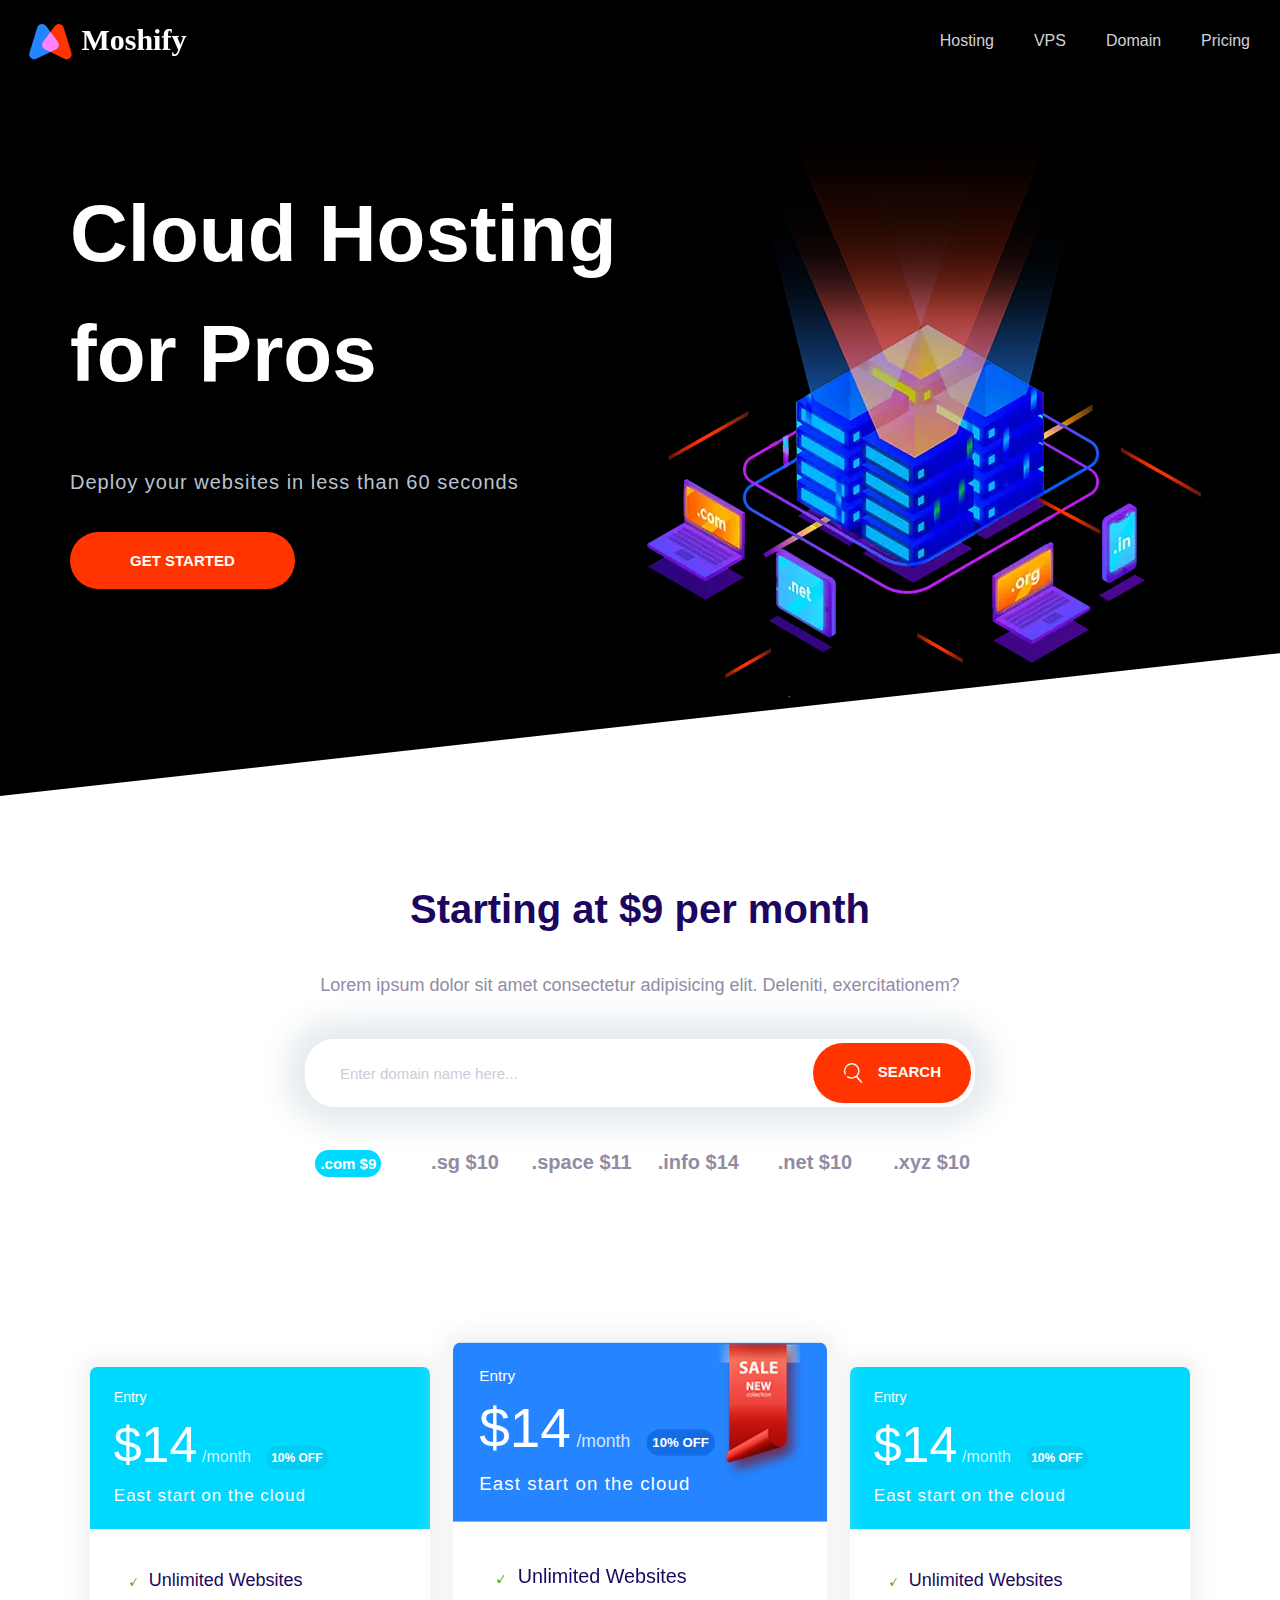
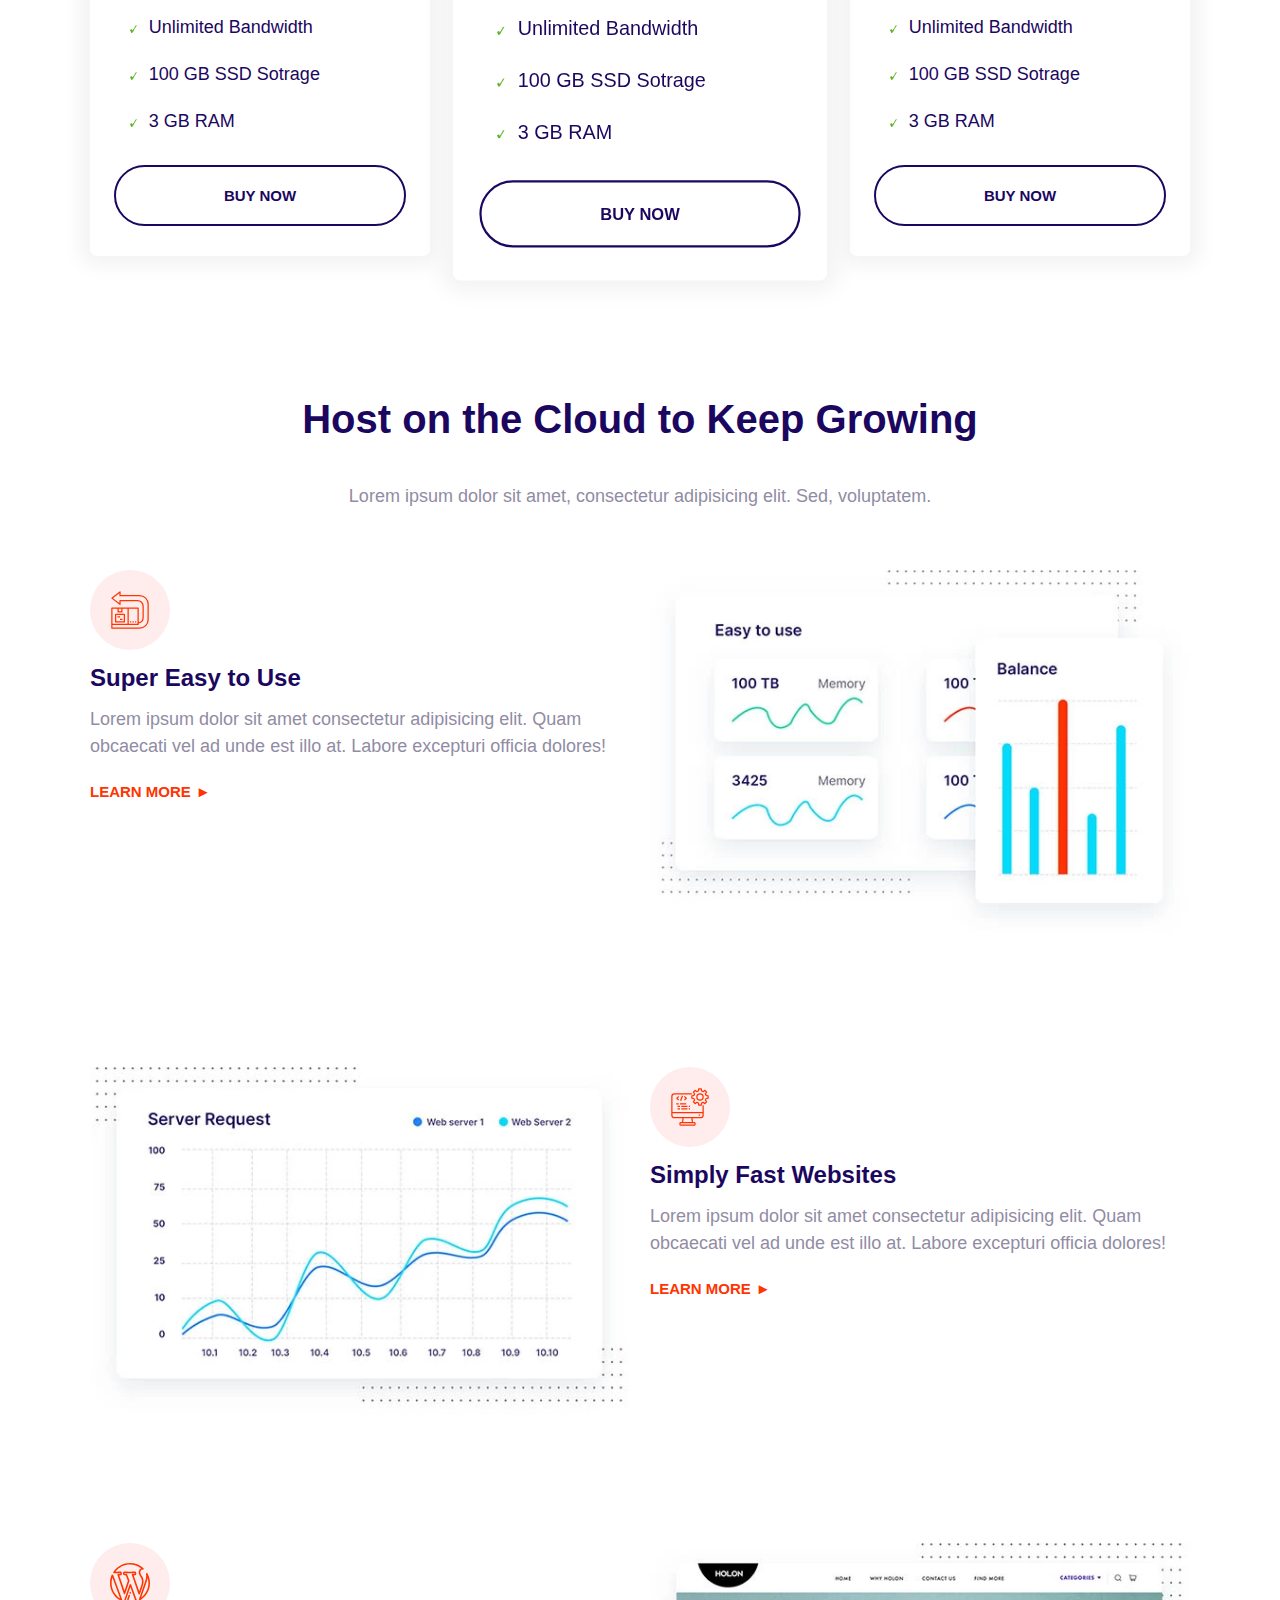
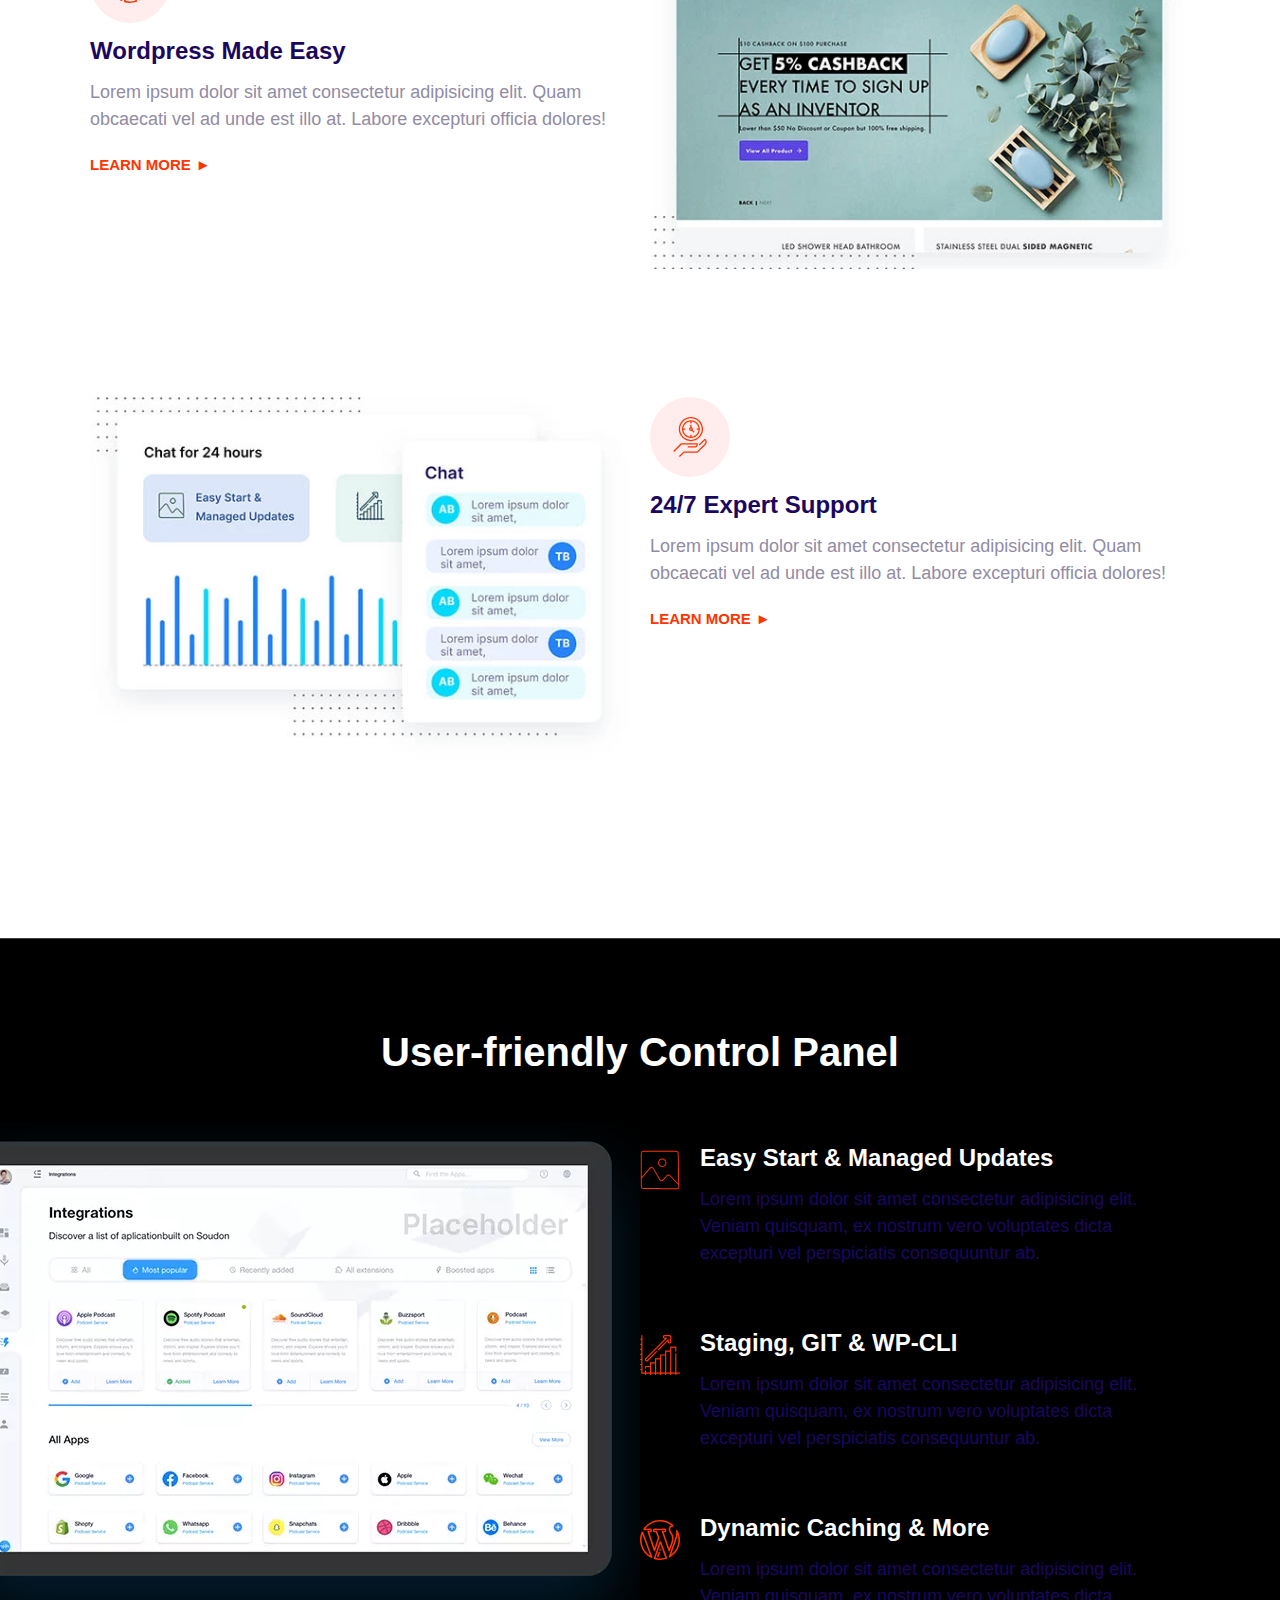
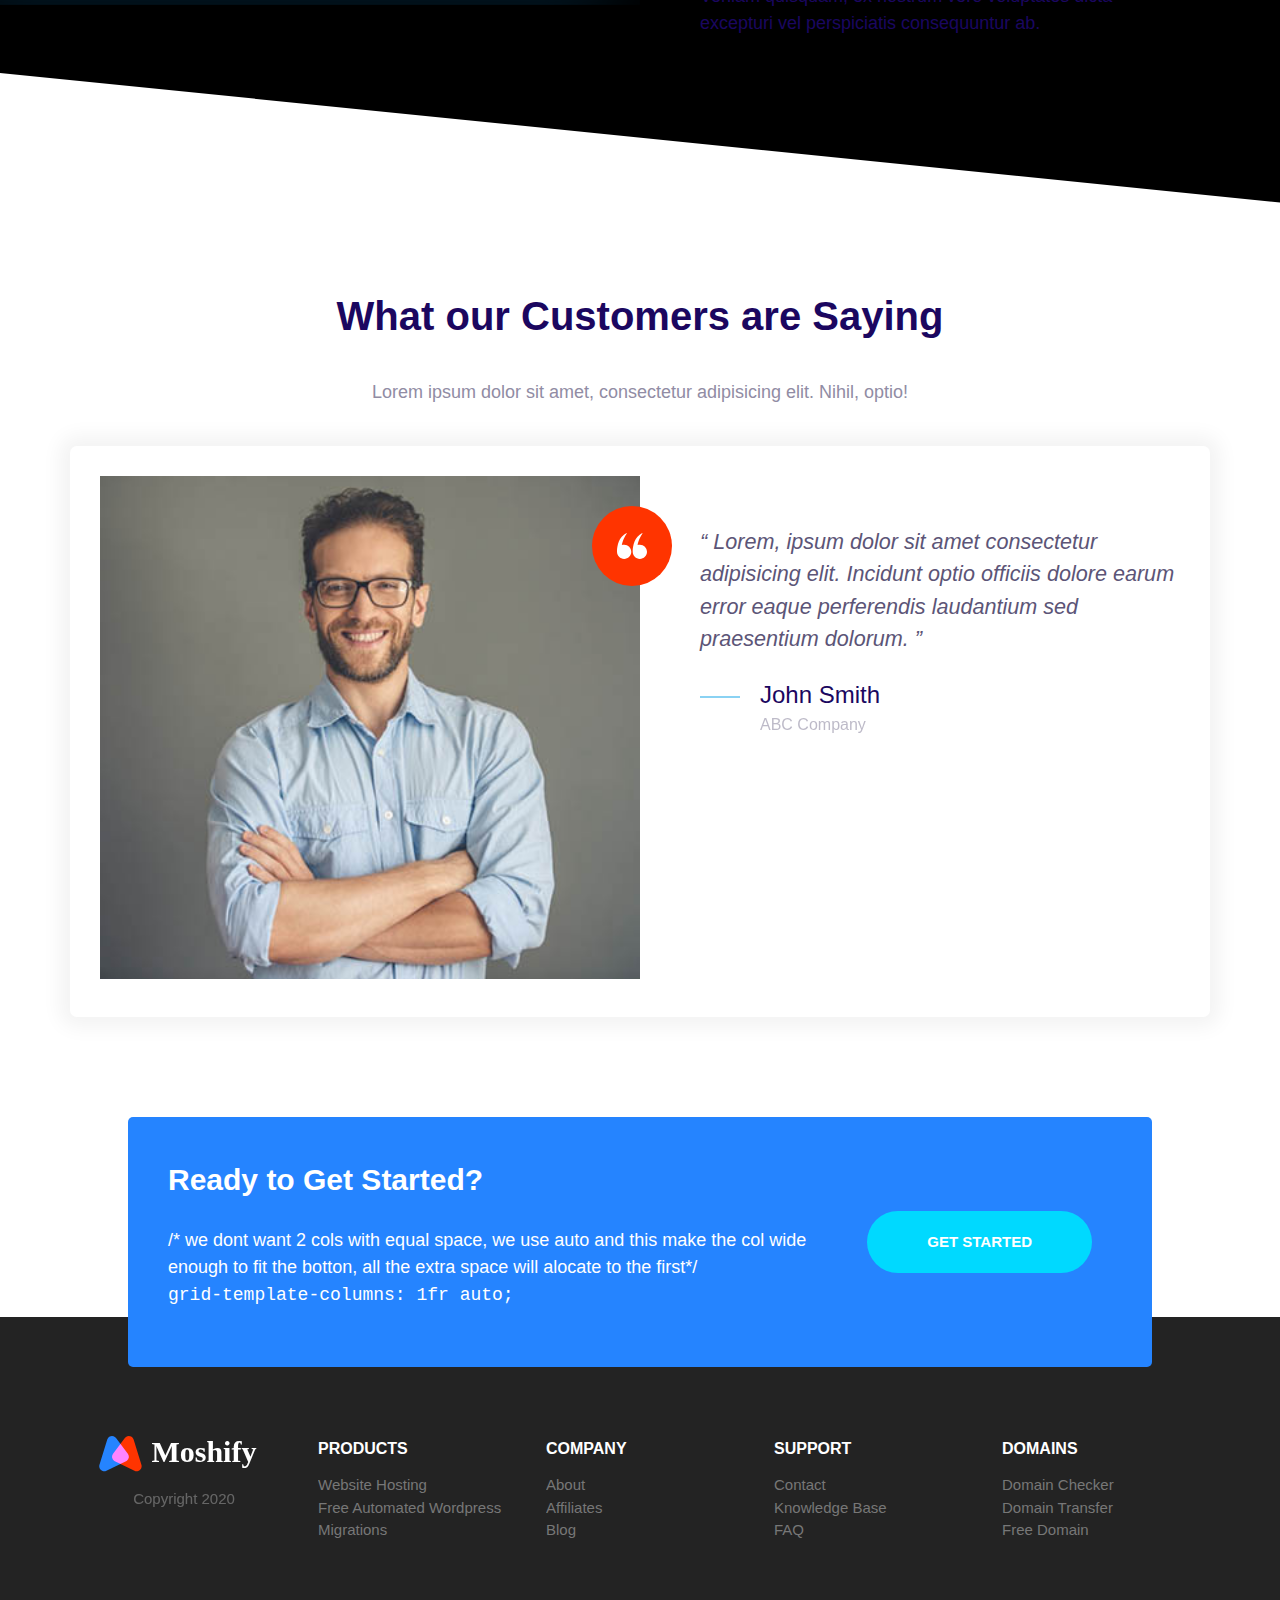
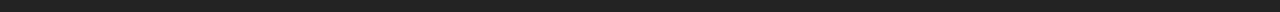
<file: index.html>
<!DOCTYPE html>
<html lang="en">
  <head>
    <meta charset="UTF-8" />
    <meta http-equiv="X-UA-Compatible" content="IE=edge" />
    <meta name="viewport" content="width=device-width, initial-scale=1.0" />
    <link rel="stylesheet" href="./css/normalize.css" />
    <link rel="stylesheet" href="./css/styles.css" />
    <title>CoCo</title>
  </head>
  <body>
    <header>
      <nav class="nav collapsible">
        <a class="nav__brand" href="/"><img src="images/logo.svg" alt="" /></a>
        <svg class="icon icon--white nav__toggler">
          <use xlink:href="images/sprite.svg#menu"></use>
        </svg>
        <ul class="list nav__list collapsible__content">
          <li class="nav__item"><a href="#">Hosting</a></li>
          <li class="nav__item"><a href="#">VPS</a></li>
          <li class="nav__item"><a href="#">Domain</a></li>
          <li class="nav__item"><a href="#">Pricing</a></li>
        </ul>
      </nav>
    </header>
    <section class="block block--dark block--skewed-left hero">
      <div class="container grid grid--cols-2">
        <header class="block__header hero__content">
          <h1 class="block__heading">Cloud Hosting for Pros</h1>
          <p class="hero__tagline">
            Deploy your websites in less than 60 seconds
          </p>
          <a href="" class="btn btn--accent btn--stretched">Get Started</a>
        </header>
        <picture>
          <source
            type="image/webp"
            srcset="images/banner.webp 1x, images/banner@2x.webp 2x"
          />
          <source
            type="image/png"
            srcset="images/banner.png 1x, images/banner@2x.png 2x"
          />
          <img class="hero__image" src="images/banner.png" alt="" />
        </picture>
      </div>
    </section>
    <section class="block container block-domain">
      <header class="block__header">
        <h2>Starting at $9 per month</h2>
        <p>
          Lorem ipsum dolor sit amet consectetur adipisicing elit. Deleniti,
          exercitationem?
        </p>
      </header>
      <div class="input-group">
        <input
          type="text"
          class="input"
          placeholder="Enter domain name here..."
        />
        <button class="btn btn--accent">
          <svg class="icon icon--white">
            <use xlink:href="images/sprite.svg#search"></use>
          </svg>
          Search
        </button>
      </div>
      <ul class="list block-domain__prices">
        <li><span class="badge badge--secondary">.com $9</span></li>
        <li>.sg $10</li>
        <li>.space $11</li>
        <li>.info $14</li>
        <li>.net $10</li>
        <li>.xyz $10</li>
      </ul>
    </section>

    <!-- Plans -->
    <section class="block container block-plans">
      <div class="grid grid--cols-3">
        <div class="plan">
          <div class="card card--secondary">
            <header class="card__header">
              <h3 class="plan__name">Entry</h3>
              <span class="plan__price">$14</span>
              <span class="plan__billing-cycle">/month</span>
              <span class="badge badge--secondary badge--small">10% OFF</span>
              <span class="plan__description">East start on the cloud</span>
            </header>
            <div class="card__body">
              <ul class="list list--tick">
                <li class="list__item">Unlimited Websites</li>
                <li class="list__item">Unlimited Bandwidth</li>
                <li class="list__item">100 GB SSD Sotrage</li>
                <li class="list__item">3 GB RAM</li>
              </ul>
              <button class="btn btn--outline btn--block">Buy Now</button>
            </div>
          </div>
        </div>
        <div class="plan plan--popular">
          <div class="card card--primary">
            <header class="card__header">
              <h3 class="plan__name">Entry</h3>
              <span class="plan__price">$14</span>
              <span class="plan__billing-cycle">/month</span>
              <span class="badge badge--primary badge--small">10% OFF</span>
              <span class="plan__description">East start on the cloud</span>
            </header>
            <div class="card__body">
              <ul class="list list--tick">
                <li class="list__item">Unlimited Websites</li>
                <li class="list__item">Unlimited Bandwidth</li>
                <li class="list__item">100 GB SSD Sotrage</li>
                <li class="list__item">3 GB RAM</li>
              </ul>
              <button class="btn btn--outline btn--block">Buy Now</button>
            </div>
          </div>
        </div>
        <div class="plan">
          <div class="card card--secondary">
            <header class="card__header">
              <h3 class="plan__name">Entry</h3>
              <span class="plan__price">$14</span>
              <span class="plan__billing-cycle">/month</span>
              <span class="badge badge--secondary badge--small">10% OFF</span>
              <span class="plan__description">East start on the cloud</span>
            </header>
            <div class="card__body">
              <ul class="list list--tick">
                <li class="list__item">Unlimited Websites</li>
                <li class="list__item">Unlimited Bandwidth</li>
                <li class="list__item">100 GB SSD Sotrage</li>
                <li class="list__item">3 GB RAM</li>
              </ul>
              <button class="btn btn--outline btn--block">Buy Now</button>
            </div>
          </div>
        </div>
      </div>
    </section>
    <!-- Features -->
    <section class="block container">
      <header class="block__header">
        <h2>Host on the Cloud to Keep Growing</h2>
        <p>
          Lorem ipsum dolor sit amet, consectetur adipisicing elit. Sed,
          voluptatem.
        </p>
      </header>
      <article class="grid grid--cols-2 feature">
        <div class="feature__content">
          <span class="icon-container">
            <svg class="icon icon--primary">
              <use xlink:href="images/sprite.svg#easy"></use>
            </svg>
          </span>
          <h3 class="feature__heading">Super Easy to Use</h3>
          <p>
            Lorem ipsum dolor sit amet consectetur adipisicing elit. Quam
            obcaecati vel ad unde est illo at. Labore excepturi officia dolores!
          </p>
          <a href="#" class="link-arrow">Learn More</a>
        </div>
        <picture>
          <source
            type="image/webp"
            srcset="images/easy.webp 1x, images/easy@2x.webp 2x"
          />
          <source
            type="image/jpg"
            srcset="images/easy.jpg 1x, images/easy@2x.jpg 2x"
          />
          <img class="feature__image" src="images/easy@2x.jpg" alt="" />
        </picture>
      </article>
      <article class="grid grid--cols-2 feature">
        <div class="feature__content">
          <span class="icon-container">
            <svg class="icon icon--primary">
              <use xlink:href="images/sprite.svg#computer"></use>
            </svg>
          </span>
          <h3 class="feature__heading">Simply Fast Websites</h3>
          <p>
            Lorem ipsum dolor sit amet consectetur adipisicing elit. Quam
            obcaecati vel ad unde est illo at. Labore excepturi officia dolores!
          </p>
          <a href="#" class="link-arrow">Learn More</a>
        </div>
        <picture>
          <source
            type="image/webp"
            srcset="images/fast.webp 1x, images/fast@2x.webp 2x"
          />
          <source
            type="image/jpg"
            srcset="images/fast.jpg 1x, images/fast@2x.jpg 2x"
          />
          <img class="feature__image" src="images/fast@2x.jpg" alt="" />
        </picture>
      </article>
      <article class="grid grid--cols-2 feature">
        <div class="feature__content">
          <span class="icon-container">
            <svg class="icon icon--primary">
              <use xlink:href="images/sprite.svg#wordpress"></use>
            </svg>
          </span>
          <h3 class="feature__heading">Wordpress Made Easy</h3>
          <p>
            Lorem ipsum dolor sit amet consectetur adipisicing elit. Quam
            obcaecati vel ad unde est illo at. Labore excepturi officia dolores!
          </p>
          <a href="#" class="link-arrow">Learn More</a>
        </div>
        <picture>
          <source
            type="image/webp"
            srcset="images/wordpress.webp 1x, images/wordpress@2x.webp 2x"
          />
          <source
            type="image/jpg"
            srcset="images/wordpress.jpg 1x, images/wordpress@2x.jpg 2x"
          />
          <img class="feature__image" src="images/wordpress@2x.jpg" alt="" />
        </picture>
      </article>
      <article class="grid grid--cols-2 feature">
        <div class="feature__content">
          <span class="icon-container">
            <svg class="icon icon--primary">
              <use xlink:href="images/sprite.svg#clock"></use>
            </svg>
          </span>
          <h3 class="feature__heading">24/7 Expert Support</h3>
          <p>
            Lorem ipsum dolor sit amet consectetur adipisicing elit. Quam
            obcaecati vel ad unde est illo at. Labore excepturi officia dolores!
          </p>
          <a href="#" class="link-arrow">Learn More</a>
        </div>
        <picture>
          <source
            type="image/webp"
            srcset="images/support.webp 1x, images/support@2x.webp 2x"
          />
          <source
            type="image/jpg"
            srcset="images/support.jpg 1x, images/support@2x.jpg 2x"
          />
          <img class="feature__image" src="images/support@2x.jpg" alt="" />
        </picture>
      </article>
    </section>
    <!-- ShowCase -->
    <section class="block block--dark block--skewed-right block-showcase">
      <header class="block__header">
        <h2>User-friendly Control Panel</h2>
      </header>
      <div class="container grid grid--cols-2">
        <picture class="block-showcase__image">
          <source
            type="image/webp"
            srcset="images/ipad.webp 1x, images/ipad@2x.webp 2x"
          />
          <source
            type="image/png"
            srcset="images/ipad.png 1x, images/ipad@2x.png 2x"
          />
          <img src="images/ipad.png" alt="" />
        </picture>
        <ul class="list">
          <li>
            <div class="media">
              <div class="media__image">
                <svg class="icon icon--primary">
                  <use xlink:href="images/sprite.svg#snap"></use>
                </svg>
              </div>
              <div class="media__body">
                <h3 class="media__title">Easy Start & Managed Updates</h3>
                <p>
                  Lorem ipsum dolor sit amet consectetur adipisicing elit.
                  Veniam quisquam, ex nostrum vero voluptates dicta excepturi
                  vel perspiciatis consequuntur ab.
                </p>
              </div>
            </div>
          </li>
          <li>
            <div class="media">
              <div class="media__image">
                <svg class="icon icon--primary">
                  <use xlink:href="images/sprite.svg#growth"></use>
                </svg>
              </div>
              <div class="media__body">
                <h3 class="media__title">Staging, GIT & WP-CLI</h3>
                <p>
                  Lorem ipsum dolor sit amet consectetur adipisicing elit.
                  Veniam quisquam, ex nostrum vero voluptates dicta excepturi
                  vel perspiciatis consequuntur ab.
                </p>
              </div>
            </div>
          </li>
          <li>
            <div class="media">
              <div class="media__image">
                <svg class="icon icon--primary">
                  <use xlink:href="images/sprite.svg#wordpress"></use>
                </svg>
              </div>
              <div class="media__body">
                <h3 class="media__title">Dynamic Caching & More</h3>
                <p>
                  Lorem ipsum dolor sit amet consectetur adipisicing elit.
                  Veniam quisquam, ex nostrum vero voluptates dicta excepturi
                  vel perspiciatis consequuntur ab.
                </p>
              </div>
            </div>
          </li>
        </ul>
      </div>
    </section>
    <!-- Testimonial -->
    <section class="block">
      <header class="block__header">
        <h2>What our Customers are Saying</h2>
        <p>
          Lorem ipsum dolor sit amet, consectetur adipisicing elit. Nihil,
          optio!
        </p>
      </header>
      <div class="container">
        <div class="card testimonial">
          <div class="grid grid--cols-2">
            <div class="testimonial__image">
              <img
                src="images/testimonial.jpg"
                alt="A happy, smiling customer"
              />
              <span class="icon-container icon-container--accent">
                <svg class="icon icon--white icon--small">
                  <use xlink:href="images/sprite.svg#quotes"></use>
                </svg>
              </span>
            </div>
            <blockquote class="quote">
              <p class="quote__text">
                Lorem, ipsum dolor sit amet consectetur adipisicing elit.
                Incidunt optio officiis dolore earum error eaque perferendis
                laudantium sed praesentium dolorum.
              </p>
              <footer>
                <div class="media">
                  <div class="media__image">
                    <svg class="icon icon--primary quote__line">
                      <use xlink:href="images/sprite.svg#line"></use>
                    </svg>
                  </div>
                  <div class="media__body">
                    <h3 class="media__title quote__author">John Smith</h3>
                    <p class="quote__organization">ABC Company</p>
                  </div>
                </div>
              </footer>
            </blockquote>
          </div>
        </div>
      </div>
    </section>
    <!-- callout -->

    <div class="callout callout--primary callout-signup">
      <div class="grid grid--cols-2">
        <div class="callout__content">
          <h2 class="callout__heading">Ready to Get Started?</h2>
          <p>
            /* we dont want 2 cols with equal space, we use auto and this make
            the col wide enough to fit the botton, all the extra space will
            alocate to the first*/ <column></column>
            <br />
            <code> grid-template-columns: 1fr auto; </code>
          </p>
        </div>
        <a href="#" class="btn btn--secondary btn--stretched">Get Started</a>
      </div>
    </div>

    <!-- Footer -->
    <footer class="block block--dark footer">
      <div class="container grid footer__sections">
        <section class="collapsible collapsible--expanded footer__section">
          <header class="collapsible__header">
            <h2 class="collapsible__heading footer__heading">Products</h2>
            <svg class="icon icon--white collapsible__chevron">
              <use xlink:href="images/sprite.svg#chevron"></use>
            </svg>
          </header>
          <div class="collapsible__content">
            <ul class="list">
              <li><a href="#">Website Hosting</a></li>
              <li><a href="#">Free Automated Wordpress</a></li>
              <li><a href="#">Migrations</a></li>
            </ul>
          </div>
        </section>
        <section class="collapsible footer__section">
          <header class="collapsible__header">
            <h2 class="collapsible__heading footer__heading">Company</h2>
            <svg class="icon icon--white collapsible__chevron">
              <use xlink:href="images/sprite.svg#chevron"></use>
            </svg>
          </header>
          <div class="collapsible__content">
            <ul class="list">
              <li><a href="#">About</a></li>
              <li><a href="#">Affiliates</a></li>
              <li><a href="#">Blog</a></li>
            </ul>
          </div>
        </section>
        <section class="collapsible footer__section">
          <header class="collapsible__header">
            <h2 class="collapsible__heading footer__heading">Support</h2>
            <svg class="icon icon--white collapsible__chevron">
              <use xlink:href="images/sprite.svg#chevron"></use>
            </svg>
          </header>
          <div class="collapsible__content">
            <ul class="list">
              <li><a href="#">Contact</a></li>
              <li><a href="#">Knowledge Base</a></li>
              <li><a href="#">FAQ</a></li>
            </ul>
          </div>
        </section>
        <section class="collapsible footer__section">
          <header class="collapsible__header">
            <h2 class="collapsible__heading footer__heading">Domains</h2>
            <svg class="icon icon--white collapsible__chevron">
              <use xlink:href="images/sprite.svg#chevron"></use>
            </svg>
          </header>
          <div class="collapsible__content">
            <ul class="list">
              <li><a href="#">Domain Checker</a></li>
              <li><a href="#">Domain Transfer</a></li>
              <li><a href="#">Free Domain</a></li>
            </ul>
          </div>
        </section>
        <section class="footer__brand">
          <img src="images/logo.svg" alt="" />
          <p class="footer__copyright">Copyright 2020</p>
        </section>
      </div>
    </footer>
    <script src="/js/main.js"></script>
  </body>
</html>
</file>
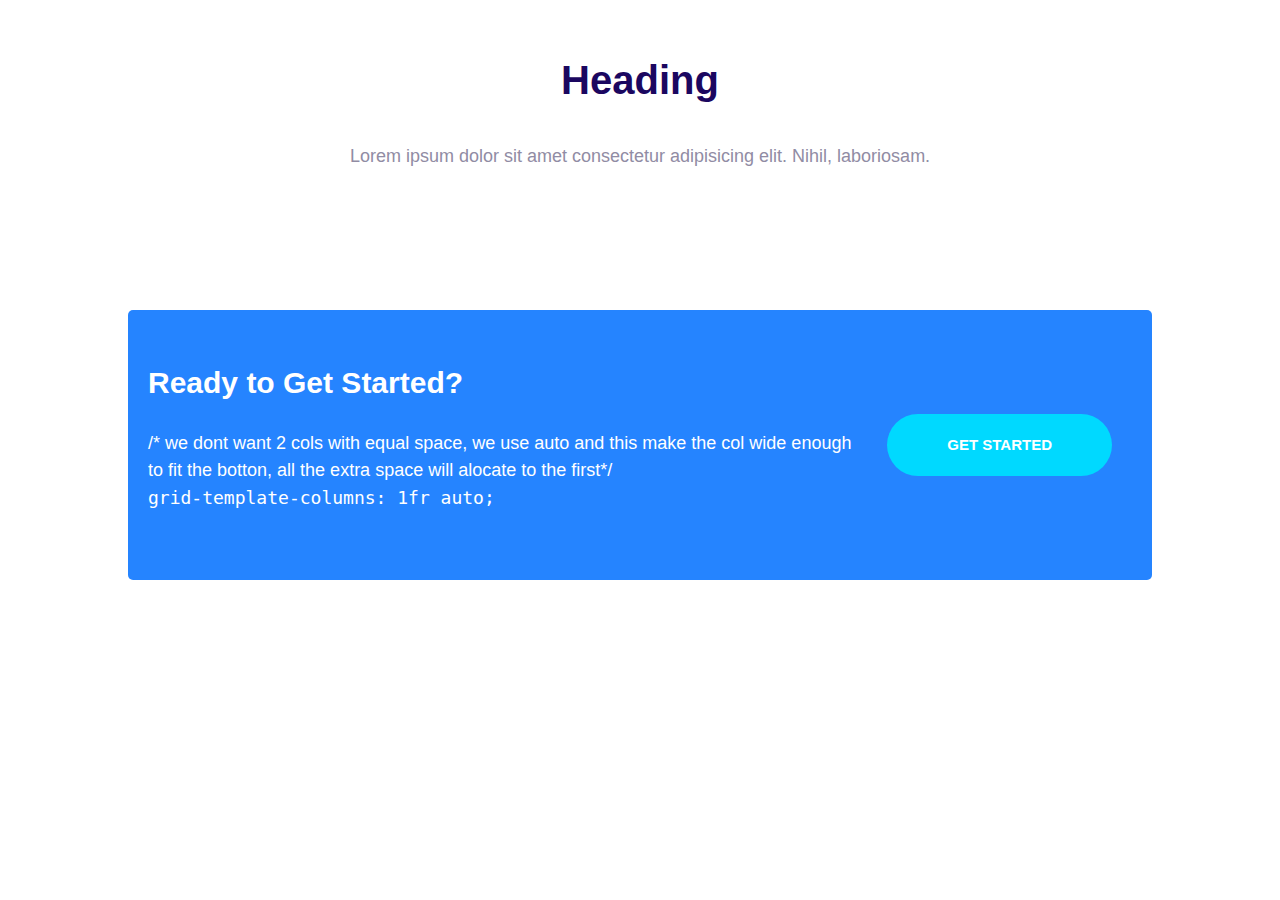
<file: test.html>
<!DOCTYPE html>
<html lang="en">
  <head>
    <meta charset="UTF-8" />
    <meta http-equiv="X-UA-Compatible" content="IE=edge" />
    <meta name="viewport" content="width=device-width, initial-scale=1.0" />
    <link rel="stylesheet" href="./css/normalize.css" />
    <link rel="stylesheet" href="./css/styles.css" />
    <title>CoCo</title>
  </head>
  <body>
    <section class="block container">
      <header class="block__header">
        <h2 class="block__heading">Heading</h2>
        <p>
          Lorem ipsum dolor sit amet consectetur adipisicing elit. Nihil,
          laboriosam.
        </p>
      </header>
    </section>

    <section>
      <div class="block container callout callout--primary callout-signup">
        <div class="grid grid--cols-2">
          <div class="callout__content">
            <h2 class="callout__heading">Ready to Get Started?</h2>
            <p>
              /* we dont want 2 cols with equal space, we use auto and this make
              the col wide enough to fit the botton, all the extra space will
              alocate to the first*/ <column></column>
              <br />
              <code> grid-template-columns: 1fr auto; </code>
            </p>
          </div>
          <a href="#" class="btn btn--secondary btn--stretched">Get Started</a>
        </div>
      </div>
    </section>

    <script src="/js/main.js"></script>
  </body>
</html>
</file>
<file: css/styles.css>
/* Color Palette 
 ---------------------------------------------------------- */
:root {
  --color-primary: #2584ff;
  --color-secondary: #00d9ff;
  --color-accent: #ff3400;
  --color-Headings: #1b0760;
  --color-body: #918ca4;
  --color-body-darker: #5c5577;
  --color-border: #ccc;
  --border-radius: 30px;
}

/* Box-Sizing  
 ---------------------------------------------------------- */
*,
*::after,
*::before {
  box-sizing: border-box;
}

/* Typography 
   ---------------------------------------------------------- */
html {
  /*  62.5% * of 16px = 10px */
  font-size: 62.5%;
}
body {
  font-family: "Inter", Arial, Helvetica, sans-serif;
  color: var(--color-body);
  font-size: 2.4rem;
  line-height: 1.5;
}

h1,
h2,
h3 {
  color: var(--color-Headings);
}

h1 {
  font-size: 7rem; /* 70px */
}

h2 {
  font-size: 4rem;
}

h3 {
  font-size: 3rem;
  margin-bottom: 1rem;
}

p {
  margin-top: 0;
}

@media screen and (min-width: 1024px) {
  body {
    font-size: 1.8rem;
  }

  h1 {
    font-size: 8rem;
  }

  h2 {
    font-size: 4rem;
  }
  h3 {
    font-size: 2.4rem;
  }
}

/* Links 
---------------------------------------------------------- */
a {
  text-decoration: none;
}

.link-arrow {
  color: var(--color-accent);
  text-transform: uppercase;
  font-size: 2rem;
  font-weight: bold;
}
.link-arrow::after {
  content: "►";
  margin-left: 5px;
  transition: margin 0.15s;
}

.link-arrow:hover::after {
  margin-left: 10px;
}

@media screen and (min-width: 1024px) {
  .link-arrow {
    font-size: 1.5rem;
  }
}

/*  Badges
---------------------------------------------------------- */
.badge {
  border-radius: 20px;
  font-size: 2rem;
  font-weight: 600;
  padding: 0.5rem;
  white-space: nowrap;
}

.badge--primary {
  background: var(--color-primary);
  color: #fff;
}

.badge--secondary {
  background-color: var(--color-secondary);
  color: #fff;
}

.badge--small {
  font-size: 1.6rem;
}

@media screen and (min-width: 1024px) {
  .badge {
    font-size: 1.5rem;
  }

  .badge--small {
    font-size: 1.2rem;
  }
}

/* Lists 
---------------------------------------------------------- */
.list {
  list-style: none;
  padding-left: 0;
  color: var(--color-Headings);
}

.list--inline {
  margin-left: 0.5rem;
}
.list--inline .list__item {
  /* We are using the BEM convetion, we seperate a block(ul, list) 
  from its elements(li, item) using __   */
  display: inline-block;
  margin-right: 10px;
}

.list--tick {
  list-style-image: url(../images/Ryan-Taylor-Green-Tick.svg);
  padding-left: 3rem;
}

.list--tick .list__item {
  padding-left: 0.5rem;
  margin-bottom: 1rem;
}

@media screen and (min-width: 1024px) {
}

/* Icons
---------------------------------------------------------- */
.icon {
  width: 4rem;
  height: 4rem;
}
.icon--small {
  width: 30px;
  height: 30px;
}
.icon--primary {
  fill: var(--color-accent);
}
.icon--white {
  fill: white;
}

/* in BEM convention we use a single hyphon (-) to seperrate multiple words */
.icon-container {
  background: rgb(255, 236, 236);
  width: 8rem;
  height: 8rem;
  border-radius: 100%;
  display: inline-flex;
  justify-content: center;
  align-items: center;
  flex-shrink: 0;
}

@media screen and (min-width: 1024px) {
}

/* Buttons
---------------------------------------------------------- */
.btn {
  border-radius: 40px;
  border: 0;
  cursor: pointer;
  font-size: 1.8rem;
  font-weight: 600;
  margin: 1rem 0;
  outline: 0;
  padding: 2rem 3rem;
  text-transform: uppercase;
  text-align: center;
}
.btn .icon {
  width: 2rem;
  height: 2rem;
  margin-right: 1rem;
  vertical-align: middle;
}

.btn--primary {
  background: var(--color-primary);
  color: #fff;
}

.btn--primary:hover {
  background: #3a8ffd;
}
.btn--secondary {
  background: var(--color-secondary);
  color: #fff;
}
.btn--secondary:hover {
  background: #00c8eb;
}
.btn--accent {
  background: var(--color-accent);
  color: #fff;
}
.btn--accent:hover {
  background: #ec3000;
}

.btn--outline {
  background: #fff;
  color: var(--color-Headings);
  border: 2px solid var(--color-Headings);
}

.btn--outline:hover {
  background: var(--color-Headings);
  color: #fff;
}

.btn--block {
  width: 100%;
  display: inline-block;
}

.btn--stretched {
  padding-left: 6rem;
  padding-right: 6rem;
}

@media screen and (min-width: 1024px) {
  .btn {
    font-size: 1.5rem;
  }
}

/* Inputs
---------------------------------------------------------- */
.input {
  border-radius: var(--border-radius);
  border: 1px solid var(--color-border);
  color: var(--color-Headings);
  font-size: 1.5rem;
  outline: 0;
  padding: 1.5rem 3.5rem;
}

/* psudo element selector */
::placeholder {
  color: #cdcbd7;
}

.input-group {
  border: 1px solid var(--color-border);
  border-radius: var(--border-radius);
  display: flex;
}

/* nesting , here means=> if an input field is inside an input-group*/
.input-group .input {
  border: 0;
  flex-grow: 1;
  /* padding: 1.5rem 1rem; */
  overflow: auto;
}

.input-group .btn {
  margin: 4px;
}

.input-group .icon-container {
  display: none;
}

@media screen and (min-width: 1024px) {
  .input {
    font-size: 1.5rem;
  }

  .input-group .icon-container {
    display: flex;
  }
}

/* Cards
---------------------------------------------------------- */
.card {
  border-radius: 7px;
  box-shadow: 0 0 20px 10px #f3f3f3;
  overflow: hidden;
}

.card__header,
.card__body {
  padding: 2rem 7%;
}

.card--primary .card__header {
  background: var(--color-primary);
  color: #fff;
}

.card--secondary .card__header {
  background: var(--color-secondary);
  color: #fff;
}

.card--primary .badge--primary {
  background: #126de4;
}

.card--secondary .badge--secondary {
  background: #02cdf1;
}

/* Plans
---------------------------------------------------------- */
.plan {
  transition: transform 0.2s ease-out;
}

.plan__name {
  color: #fff;
  font-size: 2.4rem;
  font-weight: 500;
  margin: 0;
}

.plan__price {
  font-size: 5rem;
}

.plan__billing-cycle {
  font-size: 2rem;
  font-weight: 300;
  margin-right: 1rem;
  opacity: 0.8;
}

.plan__description {
  display: block;
  font-size: 2rem;
  font-weight: 300;
  letter-spacing: 1px;
}

.plan .list__item {
  margin-bottom: 2rem;
}

.plan--popular .card__header {
  position: relative;
}

.plan--popular .card__header::before {
  content: url(../images/sale.png);
  display: inline-block;
  position: absolute;
  right: 5%;
  top: -6px;
  /* width: 20px; */
}

.plan:hover {
  transform: scale(1.05);
}

.plan--popular:hover {
  transform: scale(1.15);
}

@media screen and (min-width: 1024px) {
  .plan--popular {
    transform: scale(1.1);
  }

  .plan__name {
    font-size: 1.4rem;
  }

  .plan__price {
    font-size: 5rem;
  }

  .plan__billing-cycle {
    font-size: 1.6rem;
  }

  .plan__description {
    font-size: 1.7rem;
  }
}

/* Media
---------------------------------------------------------- */
.media {
  display: flex;
  margin-bottom: 4rem;
}

.media__title {
  margin-top: 0;
}

.media__body {
  margin: 0 2rem;
}

.media__image {
  margin-top: 1rem;
}

/* Quotes
---------------------------------------------------------- */
.quote {
  color: var(--color-body-darker);
  font-size: 3rem;
  font-style: italic;
  line-height: 1.3;
}

.quote__text::before {
  content: open-quote;
}

.quote__text::after {
  content: close-quote;
}

.quote__author {
  font-size: 2rem;
  font-style: normal;
  font-weight: 500;
  margin-bottom: 0;
}

.quote__organization {
  color: var(--color-headings);
  font-size: 1.5rem;
  font-style: normal;
  opacity: 0.4;
}

.quote__line {
  position: relative;
  bottom: 10px;
}

@media screen and (min-width: 1024px) {
  .quote {
    font-size: 2rem;
  }

  .quote__author {
    font-size: 2.4rem;
  }

  .quote__organization {
    font-size: 1.6rem;
  }
}

/* Grids
---------------------------------------------------------- */
.grid {
  display: grid;
}

@media screen and (min-width: 768px) {
  .grid--cols-2 {
    grid-template-columns: repeat(2, 1fr);
  }
}

@media screen and (min-width: 1024px) {
  .grid--cols-3 {
    grid-template-columns: repeat(3, 1fr);
  }
}

/* Testimonials 
---------------------------------------------------------- */
.testimonial {
  padding: 3rem;
}
.testimonial__image {
  position: relative;
}
.testimonial__image > img {
  width: 100%;
}
.testimonial__image > .icon-container {
  position: absolute;
  right: -32px;
  top: 3rem;
}

.icon-container--accent {
  background: var(--color-accent);
}
.testimonial .quote {
  font-size: 110%;
  margin: 2rem 0;
}

@media screen and (min-width: 768px) {
  .testimonial__image {
    margin: 0;
  }

  .testimonial .quote {
    font-size: 120%;
    line-height: 1.5;
    margin: 5rem 0 0 6rem;
  }
}
/* Callouts
---------------------------------------------------------- */
.callout {
  border-radius: 5px;
  padding: 4rem;
}

.callout--primary {
  background: var(--color-primary);
  color: #fff;
}

.callout__heading {
  color: #fff;
  font-size: 3rem;
  margin-top: 0;
}

.callout .btn {
  /* apply to grid items */
  /* vertical */
  align-self: center;
  /* horisontal */
  justify-self: center;
}

.callout__content {
  text-align: center;
}

@media screen and (min-width: 768px) {
  .callout .grid--cols-2 {
    /* we dont want 2 cols with equal space, we use auto and this make 
    the col wide enough to fit the botton, all the extra space will alocate to 
    the first column*/
    grid-template-columns: 1fr auto;
  }

  .callout__content {
    text-align: left;
  }

  .callout .btn {
    justify-self: start;
    margin: 0 2rem;
  }
}

/* Collapsibles */
.collapsible__header {
  display: flex;
  justify-content: space-between;
}

.collapsible__heading {
  font-size: 3rem;
  margin-top: 0;
}

.collapsible__chevron {
  transform: rotate(-90deg);
  transition: transform 0.3s;
}

.collapsible__content {
  max-height: 0;
  opacity: 0;
  overflow: hidden;
  transition: all 0.3s;
}

.collapsible--expanded .collapsible__chevron {
  transform: rotate(0);
}

.collapsible--expanded .collapsible__content {
  max-height: 100vh;
  opacity: 1;
}

/* Blocks 
---------------------------------------------------------- */
.block {
  --padding-vertical: 5rem;
  padding: var(--padding-vertical) 2rem;
}

.block__header {
  text-align: center;
  margin-bottom: 4rem;
}

.block__heading {
  margin-top: 0;
}

.block--dark {
  background: #000;
  color: #7b858b;
}

.block--dark h1,
.block--dark h2,
.block--dark h3 {
  color: #fff;
}

.block--skewed-right {
  padding-bottom: calc(var(--padding-vertical) + 4rem);
  clip-path: polygon(0% 0%, 100% 0%, 100% 100%, 0% 85%);
}

.block--skewed-left {
  padding-bottom: calc(var(--padding-vertical) + 4rem);
  clip-path: polygon(0% 0%, 100% 0%, 100% 85%, 0% 100%);
}

.container {
  max-width: 1140px;
  margin: 0 auto;
}

/* Navigation Bar 
---------------------------------------------------------- */
.nav {
  align-items: center;
  background: #000;
  display: flex;
  flex-wrap: wrap;
  justify-content: space-between;
  padding: 1rem;
}

.nav__list {
  margin: 0;
  width: 100%;
}

.nav__item {
  border-bottom: 1px solid #222;
  padding: 0.5rem 2rem;
}

.nav__item:last-of-type {
  border-bottom: none;
}

.nav__item > a {
  color: #d2d0db;
  transition: color 0.3s;
}

.nav__item > a:hover {
  color: #fff;
}

.nav__toggler {
  cursor: pointer;
  opacity: 0.5;
  transition: box-shadow 0.15s;
}
/* be sure this style will apply only to a navigation bar that is expanded */
.nav.collapsible--expanded .nav__toggler {
  opacity: 1;
  box-shadow: 0 0 0 3px #666;
  border-radius: 5px;
}

.nav__brand {
  transform: translateY(5px);
  width: 150px;
}

@media screen and (min-width: 768px) {
  .nav__toggler {
    display: none;
  }

  .nav__list {
    display: flex;
    font-size: 1.6rem;
    max-height: 100%;
    opacity: 1;
    width: auto;
  }

  .nav__item {
    border: 0;
  }
}

/* Hero 
---------------------------------------------------------- */
.hero {
  clip-path: polygon(0% 0%, 100% 0%, 100% 80%, 0% 100%);
}
.hero__tagline {
  color: #b9c3cf;
  font-size: 2rem;
  letter-spacing: 1px;
  margin: 2rem 0 5rem;
}
.hero__image {
  width: 100%;
}
@media screen and (min-width: 768px) {
  .hero__content {
    text-align: left;
    align-self: center;
  }
}

@media screen and (min-width: 1024px) {
  .hero {
    padding-top: 0;
  }
}

/* Domain Block 
---------------------------------------------------------- */
.block-domain .input-group {
  border: 0;
  box-shadow: 0 0 30px 20px #e6ebee;
  margin: 4rem auto;
  max-width: 670px;
}

.block-domain__prices {
  color: var(--color-headings);
  display: grid;
  font-size: 2rem;
  font-weight: 600;
  grid-template-columns: repeat(2, 1fr);
  grid-template-rows: repeat(2, 6rem);
  justify-items: center;
  margin: 0 auto;
  max-width: 700px;
}

@media screen and (min-width: 768px) {
  .block-domain__prices {
    grid-template-columns: repeat(auto-fit, minmax(10rem, 1fr));
  }
}

/* Plans Block 
---------------------------------------------------------- */
.block-plans .grid {
  gap: 8rem 4rem;
}

.block-plans .card {
  max-width: 500px;
  margin: 0 auto;
}

/* Features 
----------------------------------------------------------*/
.feature {
  gap: 4rem 2rem;
  margin: 12rem 0;
}

.feature:first-of-type {
  margin-top: 6rem;
}

.feature__heading {
  margin: 1rem 0;
}

.feature__image {
  width: 100%;
}
@media screen and (min-width: 768px) {
  .feature:nth-of-type(even) .feature__content {
    order: 2;
  }
}

/* Showcase Block 
----------------------------------------------------------*/
@media screen and (min-width: 768px) {
  .block-showcase .grid {
    grid-template-columns: 50% 50%;
  }

  .block-showcase__image {
    justify-self: end;
  }

  .block-showcase__image > img {
    width: auto;
    max-width: 700px;
  }
}

/* Footer 
----------------------------------------------------------*/
.footer {
  background: #232323;
  padding-top: 10rem;
}

.footer a {
  color: #777;
  transition: color 0.3s;
}

.footer a:hover {
  color: #fff;
}

.footer__section {
  padding: 2rem;
  border-bottom: 1px solid #393939;
}

.footer__section .list {
  margin: 0;
}

.footer__heading {
  font-size: 2.5rem;
  font-weight: 600;
  line-height: 1.5;
  text-transform: uppercase;
}

.footer__brand {
  margin-top: 5rem;
  text-align: center;
}

.footer__brand img {
  max-width: 230px;
}

.footer__copyright {
  font-size: 2.1rem;
  color: #fff;
  opacity: 0.3;
}

@media screen and (min-width: 768px) {
  .footer {
    font-size: 1.5rem;
  }
  .footer__sections {
    grid-template-columns: repeat(auto-fit, minmax(10rem, 1fr));
  }

  .footer .collapsible__chevron {
    display: none;
  }

  .footer .collapsible__content {
    max-height: 100%;
    opacity: 1;
  }

  .footer__brand {
    margin-top: 1rem;
    order: -1;
  }

  .footer__copyright {
    font-size: 1.5rem;
  }

  .footer__section {
    border: 0;
  }

  .footer__heading {
    font-size: 1.6rem;
  }
}

/* Sign-up Callout 
----------------------------------------------------------*/

.callout-signup {
  transform: translateY(5rem);
  max-width: 80%;
  margin: 0 auto;
}
</file>
